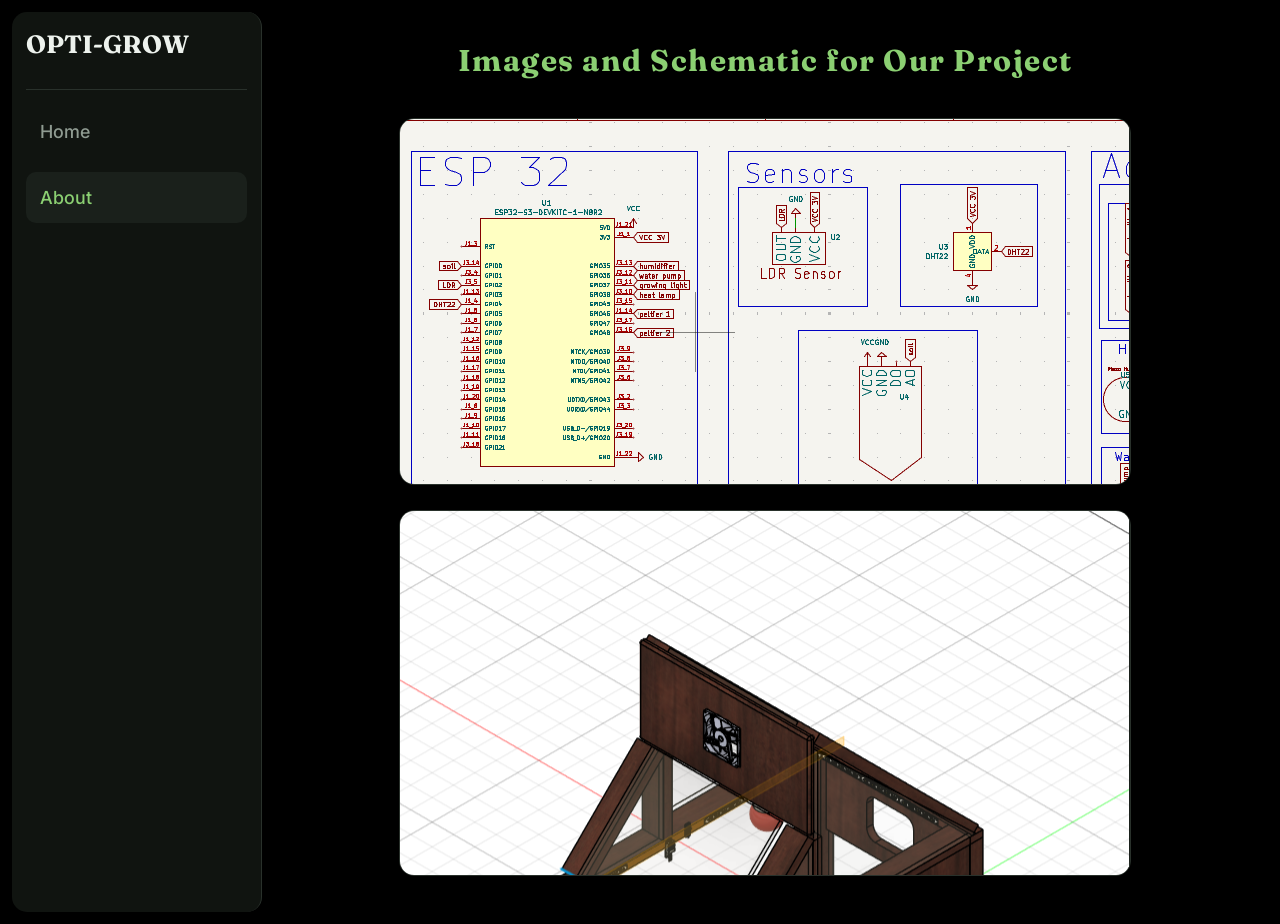
<file: firmware/dash-board code/about.html>
<!DOCTYPE html>
<html lang="en">
<head>
    <meta charset="UTF-8">
    <meta name="viewport" content="width=device-width, initial-scale=1.0">
    <link rel="stylesheet" href="main.css">
    <title>About Us</title>
</head>
<body>
    <nav id="sidebar">
        <div class="project">
            <span>OPTI-GROW</span>
        </div>
        <ul>
            <li>
            <a href="main.html">
                <span>Home</span>
                </a>
            </li>
            <li class="active">
                <a href="about.html">
                <span>About</span>
                </a>
            </li>
        </ul>
    </nav>
    <main class="about">
        <div class='title'>
            <h1>Images and Schematic for Our Project</h1>
        </div>
        <iframe src="cad-opti.png"></iframe>
        <iframe src="Screenshot 2026-09-21 040122.png"></iframe>
    </main>
</body>
</html>
</file>
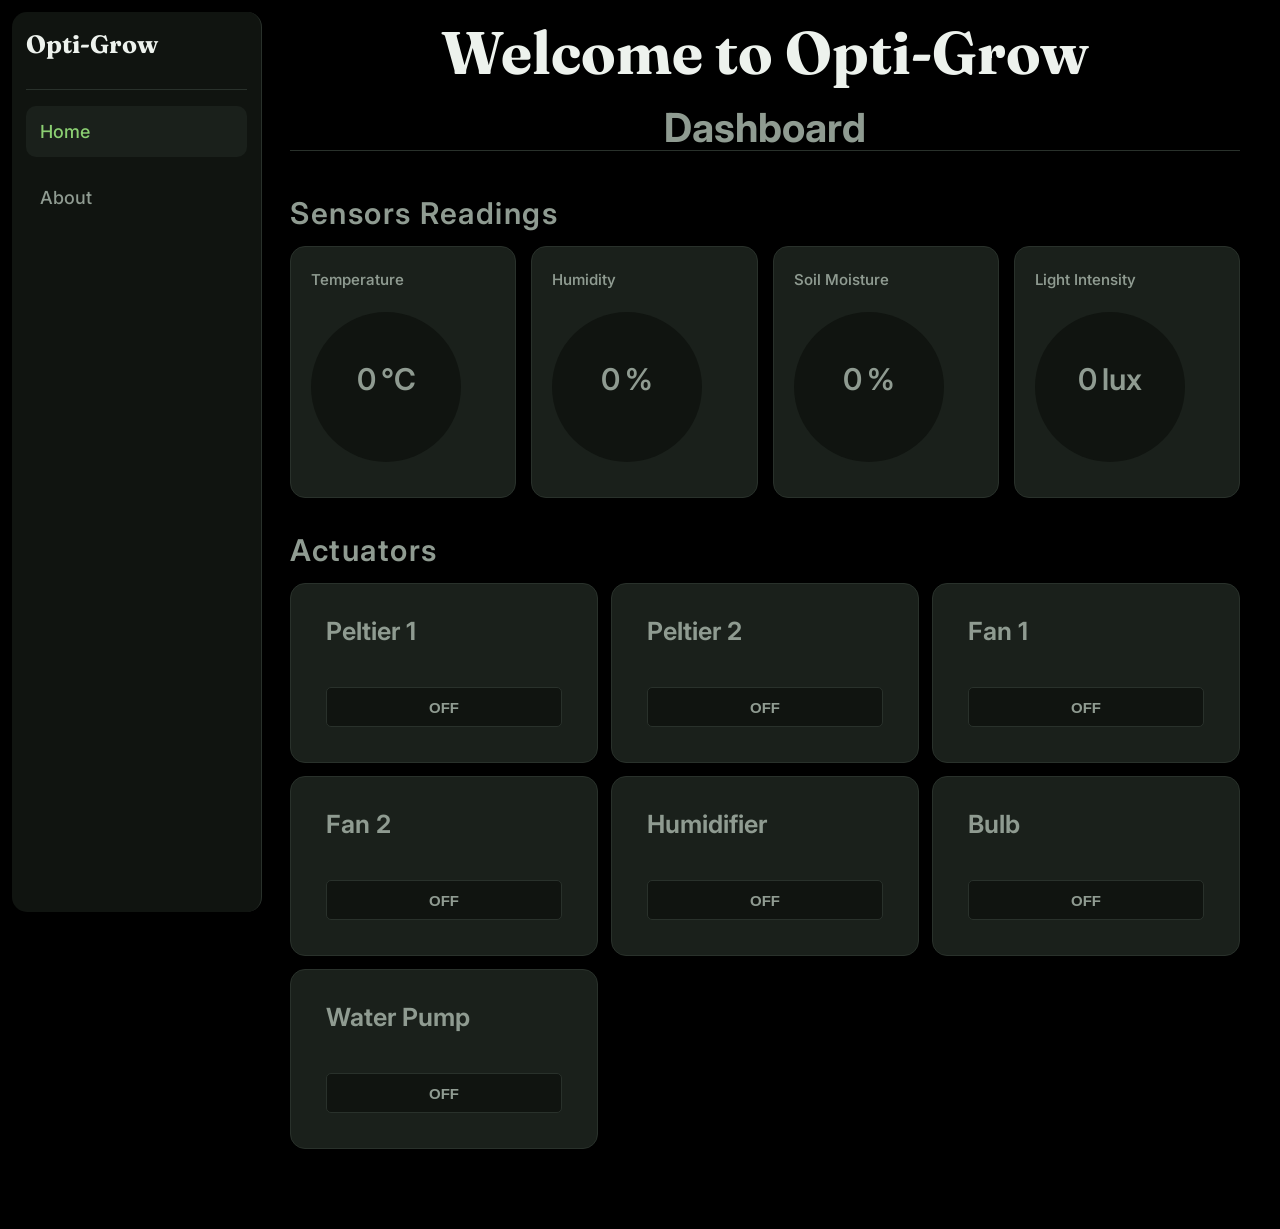
<file: firmware/dash-board code/main.html>
<!DOCTYPE html>
<html lang ="en">
<head>
    <meta charset="UTF-8">
    <meta name="viewport" content="width=device-width, initial-scale=1.0">
    <link rel="stylesheet" href="main.css">
    <title>Opti-Grow</title>
</head>
<body>
    <nav id="sidebar">
        <div class="project">
            <span>Opti-Grow</span>
        </div>
        <ul>
            <li class="active">
                <a href="main.html">
                <span>Home</span>
                </a>
            </li>
            <li>
                <a href="about.html">
                <span>About</span>
                </a>
            </li>
        </ul>
        </nav>
        <main>
            <h1>Welcome to Opti-Grow</h1>
            <h2>Dashboard</h2>
            <section class="measurements">
                <h3>Sensors Readings</h3>
                <div class="sensor-data">
                    <div class="sensor" id="temperature">
                        <div class="sensor-name">Temperature</div>
                        <div class="sensor-value" style="--value:0;">
                        <div class ="sensor-text">
                            <span class="value">0</span>
                            <span class="unit">°C</span>
                        </div>
                        </div>
                    </div>
                    <div class="sensor" id="humidity">
                        <div class="sensor-name">Humidity</div>
                        <div class="sensor-value" style="--value:0;">
                            <div class ="sensor-text">
                                <span class="value">0</span>
                                <span class="unit">%</span>
                            </div>
                        </div>
                    </div>
                    <div class="sensor" id="soil">
                        <div class="sensor-name">Soil Moisture</div>
                        <div class="sensor-value" style="--value:0;">
                            <div class ="sensor-text">
                                <span class="value">0</span>
                                <span class="unit">%</span>
                            </div>
                        </div>
                    </div>
                    <div class="sensor" id="light">
                        <div class="sensor-name">Light Intensity</div>
                        <div class="sensor-value" style="--value:0;">
                            <div class ="sensor-text">
                                <span class="value">0</span>
                                <span class="unit">lux</span>
                            </div>
                        </div>
                    </div>
                </div>
            </section>
            <section class="controls">
                <h3>Actuators</h3>
                <div class="actuators-buttons">
                    <div id ="peltier1">
                    <div class="actuator-section">Peltier 1</div>
                    <button class = "button-action" onclick= "toggleActuator('peltier1')">OFF</button>
                </div>
                <div id ="peltier2">
                    <div class="actuator-section">Peltier 2</div>
                    <button class = "button-action" onclick= "toggleActuator('peltier2')">OFF</button>
                </div>
                <div id ="fan1">
                    <div class="actuator-section">Fan 1</div>
                    <button class = "button-action" onclick= "toggleActuator('fan1')">OFF</button>
                </div>
                <div id ="fan2">
                    <div class="actuator-section">Fan 2</div>
                    <button class = "button-action" onclick= "toggleActuator('fan2')">OFF</button>
                </div>
                <div id ="humidifier">
                    <div class="actuator-section">Humidifier</div>
                    <button class = "button-action" onclick= "toggleActuator('humidifier')">OFF</button>
                </div>
                <div id ="heatlamb">
                    <div class="actuator-section">Bulb</div>
                    <button class = "button-action" onclick= "toggleActuator('bulb')">OFF</button> 
                </div>
                <div id ="waterpump">
                    <div class="actuator-section">Water Pump</div>
                    <button class = "button-action" onclick= "toggleActuator('waterpump')">OFF</button>
                </div>
                </div>
            </section>
        </main>
        </body>
        </html>
</file>
<file: firmware/dash-board code/main.css>
@import url("https://fonts.googleapis.com/css2?family=Fraunces:opsz,wght@9..144,400..700&family=Inter:wght@400;500;600;700&family=IBM+Plex+Mono:wght@400;500;600&display=swap");
*{
    margin:0;
    padding:0;
    box-sizing:border-box;
}
html{
    font-family:"Inter", 'segoe UI', Tahoma, Geneva, Verdana,sans-serif;
    line-height:25px;
}
body{
    background: linear-gradient(120deg, rgba(0, 0, 0, 1) 0%, rgba(0, 0, 0, 1) 100%);
    color: #edf2ed;
    min-height: 100vh;
    display:grid;
    grid-template-columns: 250px 1fr;
}
#sidebar{
    background-color: #101410;
    width:250px;
    height:100vh;
    padding:20px 14px;
    border-right:1px solid #29312b;
    position:sticky;
    align-self:start;
    display:flex;
    flex-direction:column;
    top: 12px;;
    border-radius:15px;
    margin: 12px;
}
#sidebar ul{
    list-style:none;
    display:flex;
    flex-direction:column;
    gap:10px;
}
#sidebar li{
    margin-bottom:5px;
}
#sidebar a{
    min-height: 51px;
    display:flex;
    align-items:center;
    padding:0 14px;
    color:#8f9b91;
    font-size:18px;
    font-weight:500;
    text-decoration:none;
    border-radius:10px;

}
#sidebar a:hover{
    background-color: #1a201b;
    color: #edf2ed;
}
#sidebar li.active a{
    background-color: #1a201b;
    color: #8bcf72;
}
.project{
    display:flex;
    align-items:center;
    padding:4 12px 25px;
    color:#edf2ed;
    font-size:25px;
    font-weight:700;
    margin-bottom:16px;
    font-family: 'Fraunces', serif;
    border-bottom:1px solid #29312b;
    padding-bottom:32px;
}
main{
    width:100%;
    padding:40px;
}
h1{
    font-family: 'Fraunces', serif;
    font-size:60px;
    font-weight:700;
    margin-bottom:20px;
    text-align:center;
}
h2{
    font-size:40px;
    margin-bottom:50px;
    margin-top:50px;
    color:#8f9b91;
    border-bottom:1px solid #29312b;
    padding-bottom:10px;
    text-align:center;
}
h3{
    font-size:30px;
    margin-bottom:20px;
    color:#8f9b91;
    display:flex;
    align-items:center;
    gap:13px;
    font-weight:600;
    letter-spacing:1.5px;
}
section{
    margin-bottom:40px;
}
.sensor-data{
    display:grid;
    grid-template-columns: repeat(4, minmax(190px, 1fr));
    gap:15px;
}
.sensor{
    min-height: 250px;
    padding:20px;
    background-color: #1a201b;
    border: 1px solid #29312b;
    position:relative;
    display:flex;
    flex-direction:column;
    border-radius:15px;
}
.sensor:hover{
    transform: translateY(-5px);
    border-color: #374d3b;
    background-color: #29312b;
    border-radius:15px;
}
.sensor-name{
    font-size:15px;
    color:#8f9b91;
    font-weight:550;
    margin-bottom:15px;
    width:100%;
}
.sensor-value{
    font-size:30px;
    font-weight:600;
    color:#edf2ed;
    margin-bottom:15px;
    width:150px;
    height:150px;
    margin-top:5px;
    position:relative;
    display:flex;
    border-radius:50%;
    align-items:center;
    justify-content:center;
    background-color: #101410;
}
.sensor-text{
    position:relative;
    display:flex;
    align-items:baseline;
    gap:5px;
    font-size:30px;
    color:#8f9b91;
    font-weight:600;
    margin-bottom:15px;
}
.actuators-buttons{
    display:grid;
    grid-template-columns: repeat(3, minmax(200px, 1fr));
    gap:13px;
}
.actuators-buttons >div{
    min-height: 180px;
    padding:35px;
    background-color: #1a201b;
    border: 1px solid #29312b;
    position:relative;
    display:flex;
    flex-direction:column;
    border-radius:15px;
    gap:15px;
    justify-content:space-between;
}
.actuators-buttons >div:hover{
    transform: translateY(-5px);
    border-color: #374d3b;
    background-color: #29312b;
    border-radius:15px;
}
.actuator-section{
    font-size:25px;
    color:#8f9b91;
    font-weight:650;
    align-items:center;
}
.button-action{
    padding:10px 15px;
    background-color: #101410;
    color:#8f9b91;
    font-size:15px;
    font-weight:600;
    border: 1px solid #29312b;
    border-radius:5px;
    cursor:pointer;
    width:100%;
    height:40px;
}
.button-action:hover{
    background-color:#8bcf72;
    color:#101410;
    border-color:#8bcf72;
}
.about{
    padding:48px 58px;
    box-sizing:border-box;
    display:flex;
    flex-direction:column;
    gap:25px;
    align-items:center;
}
.about h1{
    font-family: 'Fraunces', serif;
    font-size:30px;
    font-weight:700;
    color:#8bcf72;
    letter-spacing:1.5px;
}
.about iframe{
    width:80%;
    height:500%;
    border:none;
    border-radius:15px;
    align-self:center;
    border: 1px solid #29312b;
    background-color: #1a201b;
}
</file>
